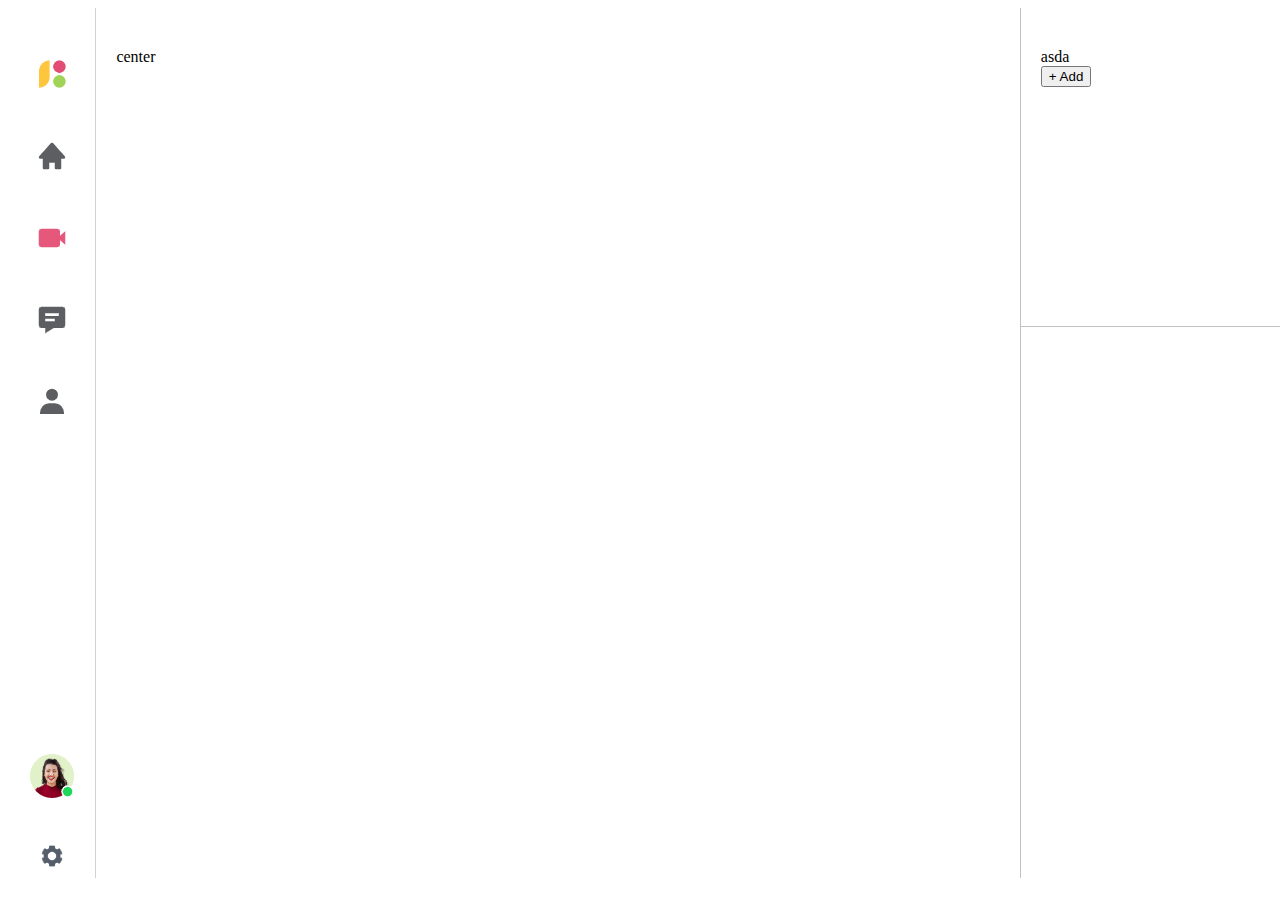
<file: index.html>
<!DOCTYPE html>
<html lang="en">

<head>
    <meta charset="UTF-8">
    <meta http-equiv="X-UA-Compatible" content="IE=edge">
    <meta name="viewport" content="width=device-width, initial-scale=1.0">
    <title>Document</title>
    <link rel="stylesheet" href="css/tuan4.css">
</head>

<body>
    <div id="wrapper">
        <div id="container">
            <div id="left">
                <div id="leftabove">
                    <img class="item" src="images/logo.png" alt="">
                    <img class="item" src="images/home.png" alt="">
                    <img class="item" src="images/cam.png" alt="">
                    <img class="item" src="images/chatting.png" alt="">
                    <img class="item" src="images/user.png" alt="">
                </div>
                <div id="leftbelow">
                    <img class="item2" src="images/avatar.png" alt="">
                    <img class="item2" src="images/setting.png" alt="">
                </div>
            </div>
            <div id="center">center</div>
            <div id="right">
                <div id="rightabove">
                    <div id="right-left">
                        <span>asda</span>
                    </div>
                    <div id="right-right">
                        <button>+ Add</button>
                    </div>
                </div>
                <div id="rightbelow">

                </div>
            </div>
        </div>

    </div>
</body>

</html>
</file>
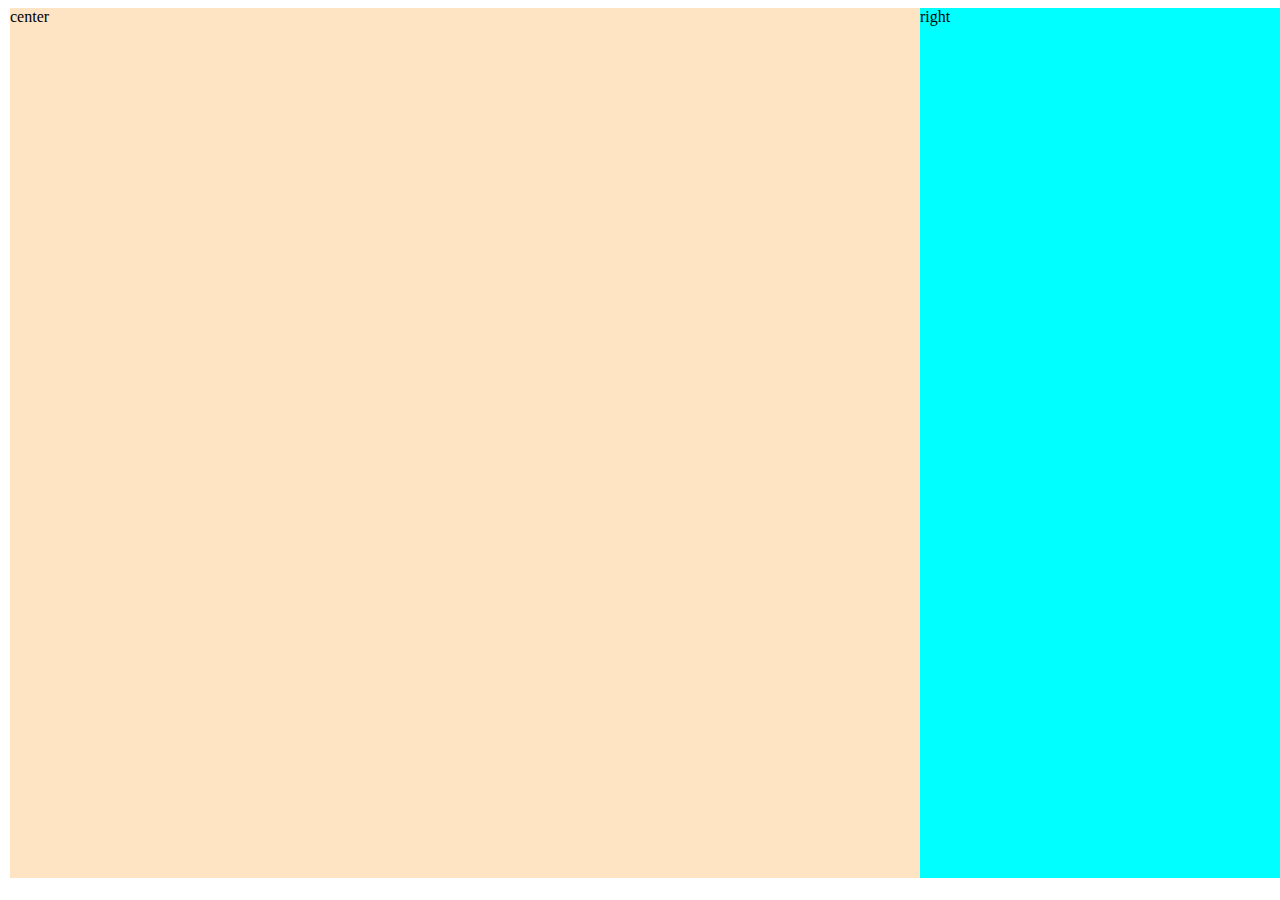
<file: images/index.html>
<!DOCTYPE html>
<html lang="en">

<head>
    <meta charset="UTF-8">
    <meta http-equiv="X-UA-Compatible" content="IE=edge">
    <meta name="viewport" content="width=device-width, initial-scale=1.0">
    <title>Document</title>
    <style>
        #wrapper {
            display: flex;
            justify-content: center;
        }
        
        #container {
            display: flex;
            justify-content: space-between;
            width: 1440px;
        }
        
        #center {
            width: 910px;
            background-color: bisque;
        }
        
        #right {
            width: 440px;
            background-color: aqua;
        }
        
        #left {
            width: 90px;
            height: 870px;
            display: flex;
            flex-direction: column;
            justify-content: space-between;
        }
        
        #left_above {
            width: 100%;
            display: flex;
            flex-direction: column;
            align-items: center;
        }
        
        #below {
            display: flex;
            flex-direction: column;
            align-items: center;
            justify-content: center;
        }
        
        .item {
            width: 32px;
            margin-top: 50px;
        }
        
        #setting {
            margin-top: 36px;
        }
    </style>
</head>

<body>
    <div id="wrapper">
        <div id="container">
            <div id="left">
                <div id="left_above">
                    <img class="item" src="logo.png" alt="">
                    <img class="item" src="home.png" alt="">
                    <img class="item" src="cam.png" alt="">
                    <img class="item" src="chatting.png" alt="">
                    <img class="item" src="user.png" alt="">
                </div>

                <div id="below">
                    <img src="avatar.png" width="44" alt="">
                    <img id="setting" src="setting.png" width="44" alt="">
                </div>
            </div>
            <div id="center">center</div>
            <div id="right">right</div>

        </div>


    </div>

</body>

</html>
</file>
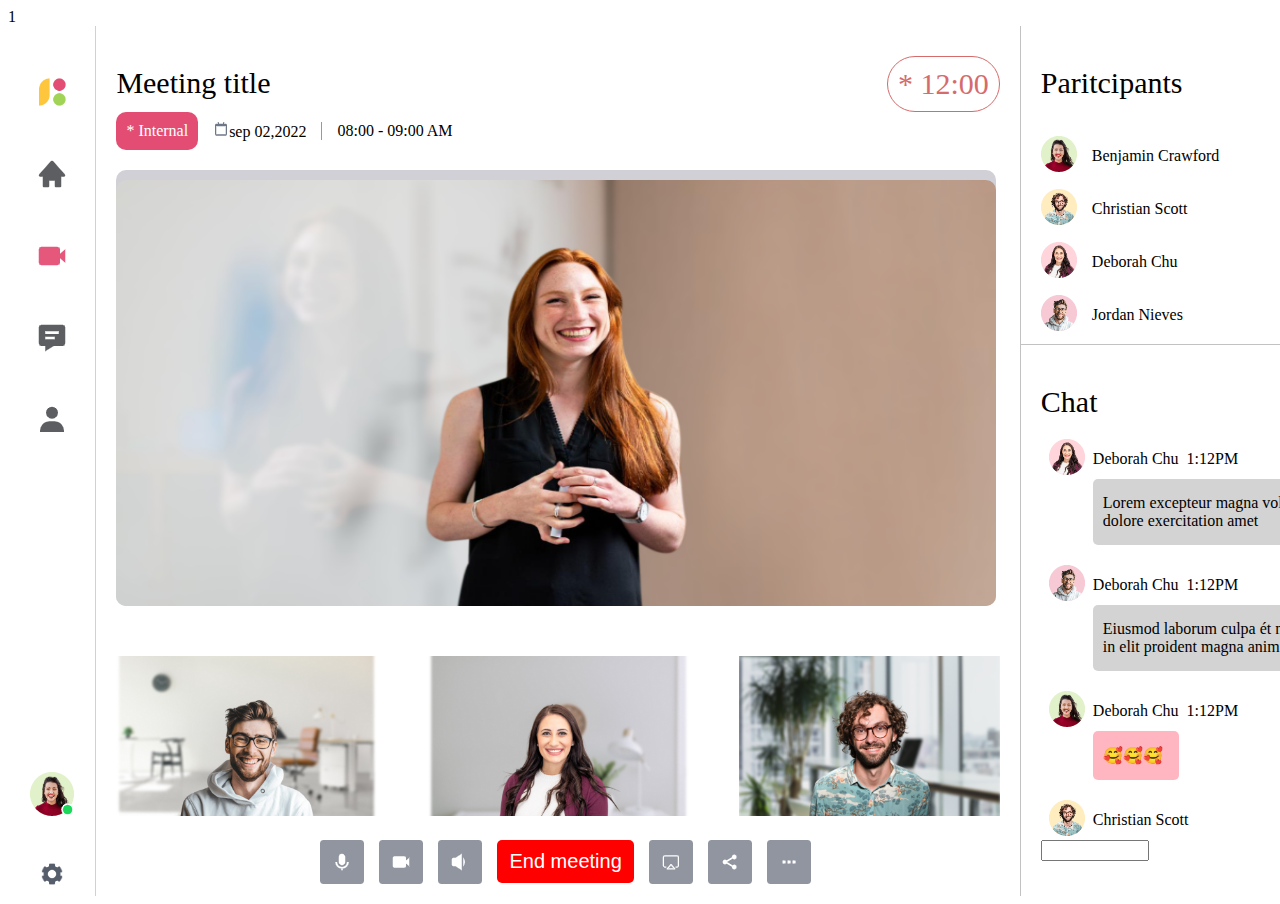
<file: measure.html>
<!DOCTYPE html>
1<html lang="en">

<head>
    <meta charset="UTF-8">
    <meta http-equiv="X-UA-Compatible" content="IE=edge">
    <meta name="viewport" content="width=device-width, initial-scale=1.0">
    <title>Document</title>
    <link rel="stylesheet" href="css/tuan4.css">
</head>

<body>
    <div id="wrapper">
        <div id="container">
            <div id="left">
                <div id="leftabove">
                    <img class="item" src="images/logo.png" alt="">
                    <img class="item" src="images/home.png" alt="">
                    <img class="item" src="images/cam.png" alt="">
                    <img class="item" src="images/chatting.png" alt="">
                    <img class="item" src="images/user.png" alt="">
                </div>
                <div id="leftbelow">
                    <img class="item2" src="images/avatar.png" alt="">
                    <img class="item2" src="images/setting.png" alt="">
                </div>
            </div>
            <div id="center">
                <div id="center_above">
                    <div>Meeting title</div>
                    <div id="center_above_right">* 12:00</div>
                </div>
                <div id="center_second">
                    <div id="center_second_1">* Internal</div>
                    <div style="margin-left:15px; margin-right: 15px; "><img src="images/calender_small.png" alt="">sep 02,2022</div>
                    <div style="padding-left:15px; padding-right: 15px; border-left: 1px solid #999;">08:00 - 09:00 AM</div>
                </div>
                <div id="center_bottom">
                   <img src="images/img_big.png" alt="" style="border-radius: 10px; width: 880px; height: 426px;">
                </div>
                <div id="center_cards">
                    <div ><img src="images/img.png" class = "centeralt=""></div>
                    <div ><img src="images/img1.png"class = "center alt=""></div>
                    <div ><img src="images/img2.png"class = "center alt=""></div>
                </div>
                <div id="center_footer">
                        <div class="center_footer_icon"><img src="images/mic_grey_color.png" alt=""></div>
                        <div class="center_footer_icon"><img src="images/cam_color.png" alt=""></div>
                        <div class="center_footer_icon"><img src="images/speaker_grey_color.png" alt=""></div>
                        <div class="center_footer_icon" style="border-radius: 5px; background-color: red;color: white; padding: 10px 12px 10px 12px; font-size: 20px; margin-top: -5px; font-family: 'Lucida Sans', 'Lucida Sans Regular', 'Lucida Grande', 'Lucida Sans Unicode', Geneva, Verdana, sans-serif;">End meeting</div>
                        <div class="center_footer_icon"><img src="images/Button 2179.png" alt=""></div>
                        <div class="center_footer_icon"><img src="images/share.png" alt=""></div>
                        <div class="center_footer_icon"><img src="images/a....png" alt=""></div>
                </div>
            </div>
            <div id="right">
                <div id="rightabove">
                    <div id="right_left_right">
                        <div>Paritcipants</div>
                        <div style="border-radius: 5px;color: #d56b6b;border: 1px solid #d56b6b; padding: 10px; margin-top: -10px;">+ Add</div>
                    </div>
                    <div id="right_left_right_box" style="margin-top: 20px;"> 
                        <div id="right_left_right_box_left">
                            <div><img src="images/avatar 1322.png" alt=""></div>
                            <div style="margin-left: 15px;">Benjamin Crawford</div>
                        </div>
                        <div id="right_left_right_box_right" >
                            <div><img src="images/mic1.png" alt=""></div>
                            <div><img src="images/cam_small.png" alt=""></div>
                            <div><img src="images/a....png" alt=""></div>
                        </div>
                    </div>
                    <div id="right_left_right_box" style="margin-top: 5px;"> 
                        <div id="right_left_right_box_left">
                            <div><img src="images/avatar 1323.png" alt=""></div>
                            <div style="margin-left: 15px;">Christian Scott</div>
                        </div>
                        <div id="right_left_right_box_right" >
                            <div><img src="images/mic1.png" alt=""></div>
                            <div><img src="images/cam_small.png" alt=""></div>
                            <div><img src="images/a....png" alt=""></div>
                        </div>
                    </div>
                    <div id="right_left_right_box" style="margin-top: 5px;"> 
                        <div id="right_left_right_box_left">
                            <div><img src="images/avatar 1324.png" alt=""></div>
                            <div style="margin-left: 15px;">Deborah Chu</div>
                        </div>
                        <div id="right_left_right_box_right" >
                            <div><img src="images/mic2.png" alt=""></div>
                            <div><img src="images/cam_small.png" alt=""></div>
                            <div><img src="images/a....png" alt=""></div>
                        </div>
                    </div>
                    <div id="right_left_right_box" style="margin-top: 5px;"> 
                        <div id="right_left_right_box_left">
                            <div><img src="images/avatar 1325.png" alt=""></div>
                            <div style="margin-left: 15px;">Jordan Nieves</div>
                        </div>
                        <div id="right_left_right_box_right" >
                            <div><img src="images/mic1.png" alt=""></div>
                            <div><img src="images/cam_small.png" alt=""></div>
                            <div><img src="images/a....png" alt=""></div>
                        </div>
                    </div>
                </div>
                <div id="rightbelow">
                    <div style="font-size: 30px; margin-bottom: 20px;">Chat</div>
                    <div id="right_below_Boxchats">
                        <div id="right_below_Boxchats_top"> 
                            <div class="right_below_Boxchats_1"><img src="images/avatar 1324.png" alt=""></div>
                            <div class="right_below_Boxchats_1">Deborah Chu</div>
                            <div class="right_below_Boxchats_1">1:12PM</div>
                        </div>
                        <div>
                            <div style="background-color: lightgray; border-radius: 5px; padding: 15px 10px 15px 10px;margin-left: 52px;">Lorem excepteur magna voluptate exercitation <br> dolore exercitation amet</div>
                        </div>
                    </div>
                    <div id="right_below_Boxchats">
                        <div id="right_below_Boxchats_top"> 
                            <div class="right_below_Boxchats_1"><img src="images/avatar 1325.png" alt=""></div>
                            <div class="right_below_Boxchats_1">Deborah Chu</div>
                            <div class="right_below_Boxchats_1">1:12PM</div>
                        </div>
                        <div>
                            <div style="background-color: lightgray; border-radius: 5px; padding: 15px 10px 15px 10px;margin-left: 52px;">Eiusmod laborum culpa ét magna cillum sint <br>in elit proident magna anim consecte</div>
                        </div>
                    </div>
                    <div id="right_below_Boxchats">
                        <div id="right_below_Boxchats_top"> 
                            <div class="right_below_Boxchats_1"><img src="images/avatar 1322.png" alt=""></div>
                            <div class="right_below_Boxchats_1">Deborah Chu</div>
                            <div class="right_below_Boxchats_1">1:12PM</div>
                        </div>
                        <div>
                            <div style="background-color: lightpink; border-radius: 5px; padding: 15px 10px 15px 10px;margin-left: 52px;width: 66px;">🥰🥰🥰</div>
                        </div>
                    </div>
                    <div id="right_below_Boxchats">
                        <div id="right_below_Boxchats_top"> 
                            <div class="right_below_Boxchats_1"><img src="images/avatar 1323.png" alt=""></div>
                            <div class="right_below_Boxchats_1">Christian Scott</div>
                            <div class="right_below_Boxchats_1"></div>
                        </div>
                    </div>
                    <div><input type="text" style="width: 100px;"></div>
                </div>
            </div>
        </div>
    </div>
</body>

</html>
</file>
<file: css/tuan4.css>
#wrapper {
    display: flex;
    justify-content: center;
    width: 1440px;
}
body{
    width: 0px;
}
html{
    width: 0px;
}
#container {
    display: flex;
    justify-content: space-between;
    width: 1440px;
}

#center {
    display: flex;
    flex-direction: column;
    width: 910px;
    padding: 40px 20px 5px 20px;
}
#center_above{
    display: flex;
    justify-content: space-between;
    width: 100%;
    height: auto;
    font-size: 30px;
}
#center_above_right{
    margin-top: -10px;
    border-radius: 1000px;
    border: 1px solid #d56b6b;
    padding: 10px;
    color: #d56b6b;
}
#center_second{
    display: flex;
    align-items: center;
}
#center_second_1{
    border-radius: 10px;
    padding: 10px;
    color: white;
    background-color: #E34D73; 
}
#center_bottom{
    width: 880px;
    background-color: #D1D0D7;
    margin-top: 20px;
    height: 426px;
    padding-top: 10px;
    border-radius: 10px;
}
#center_cards{
    display: flex;
    justify-content: space-between;
    margin-top: 50px;
}

#center_footer{
    display: flex;
    justify-content: center;
    margin-top: 20px;
    align-items: center;
}
.center_footer_icon{
    margin-left: 15px;
}


#left {
    width: 90px;
    height: 870px;
    display: flex;
    flex-direction: column;
    justify-content: space-between;
    border-right: 1px solid #D1D0D7;
}

#leftabove {
    display: flex;
    flex-direction: column;
    align-items: center;
}

#leftbelow {
    display: flex;
    flex-direction: column;
    align-items: center;
}

.item {
    margin-top: 50px;
    width: 32px;
}

.item2 {
    margin-top: 36px;
    width: 44px;
}
#right {
    width: 440px;
    display: flex;
    flex-direction: column;
    justify-content: space-between;
    border-left: 1px solid #9999;
    padding-left: -20px;
}
#rightabove {
    height: 35%;
    padding: 40px 20px 5px 20px;
    display: flex;
    flex-direction: column;
}


#right_left_right{
    display: flex;
    justify-content: space-between;
    height: auto;
    font-size: 30px;
}
#right_left_right_box{
    display: flex;
    justify-content: space-between;
}
#right_left_right_box_left{
    display: flex;
    justify-content: left;
    align-items: center;
}
#right_left_right_box_right{
    display: flex;
    justify-content: space-between;
    align-items: center;
    width: 100px;
}

#rightbelow {
    height: 65%;
    border-top: 1px solid #9999;
    padding: 40px 20px 5px 20px;
    
}
#right_below_Boxchats{
    display: flex;
    flex-direction: column;
    margin-top: 20px;
}
#right_below_Boxchats_top{
    display: flex;
    align-items: center;
}
.right_below_Boxchats_1{
    margin-left: 8px;
}
</file>
